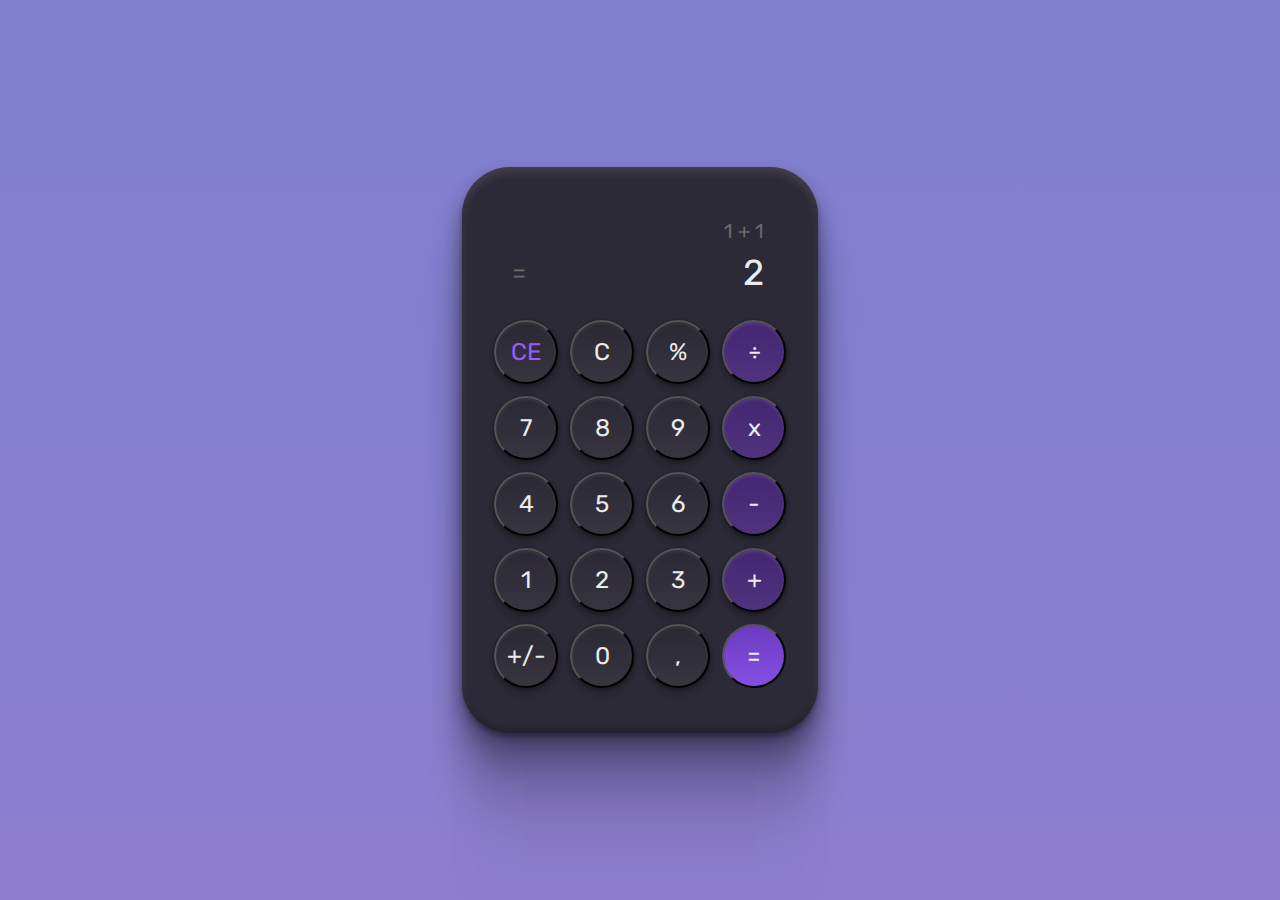
<file: desafio05/index.html>
<!DOCTYPE html>
<html lang="en">
<head>
    <meta charset="UTF-8">
    <meta http-equiv="X-UA-Compatible" content="IE=edge">
    <meta name="viewport" content="width=device-width, initial-scale=1.0">
    <link rel="preconnect" href="https://fonts.googleapis.com">
<link rel="preconnect" href="https://fonts.gstatic.com" crossorigin>
<link href="https://fonts.googleapis.com/css2?family=Inter:wght@400;500&family=Italianno&family=Montserrat:wght@500&family=Roboto:wght@400;500;700&family=Rubik&display=swap" rel="stylesheet">
    <link rel="stylesheet" href="assets/style.css">

    <title>Calculator</title>
</head>
<body>
    <main class="calculator">

        <div class="container-top-result">
            <section class="container-historic">
                <p class="historic">1 + 1</p>
            </section>
            <section class="container-input-result">
                <span>=</span>
                <p class="input-result">2</p>
            </section>
        </div>
        <section class="container-btns">
            <button class="operator ce">CE</button>
            <button class="operator">C</button>
            <button class="operator">%</button>
            <button class="arithmetic-operators">÷</button>
            <button class="number">7</button><button class="number">8</button><button class="number">9</button>
            <button class="arithmetic-operators">x</button>
            <button class="number">4</button><button class="number">5</button><button class="number">6</button>
            <button class="arithmetic-operators">-</button>
            <button class="number">1</button><button class="number">2</button><button class="number">3</button>
            <button class="arithmetic-operators">+</button>
            <button class="number">+/-</button><button class="number">0</button><button class="number">,</button>
            <button class="equal">=</button>
        </section>

    </main>
</body>
</html>
</file>
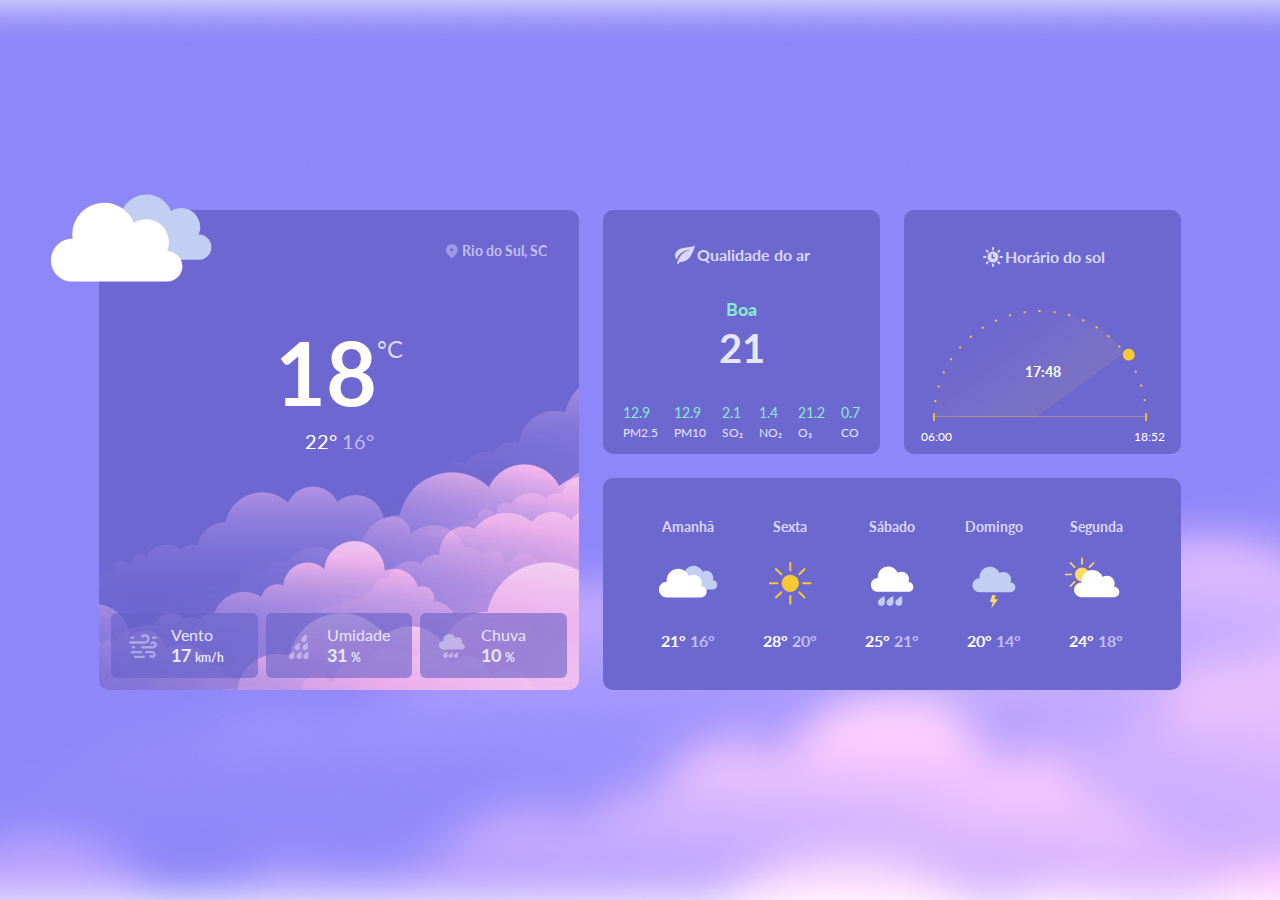
<file: desafio10/index.html>
<!DOCTYPE html>
<html lang="en">

<head>
    <meta charset="UTF-8">
    <meta http-equiv="X-UA-Compatible" content="IE=edge">
    <meta name="viewport" content="width=device-width, initial-scale=1.0">
    <link rel="preconnect" href="https://fonts.googleapis.com">
    <link rel="preconnect" href="https://fonts.gstatic.com" crossorigin>
    <link href="https://fonts.googleapis.com/css2?family=Lato:wght@400;700&display=swap" rel="stylesheet">
    <link rel="stylesheet" href="style.css">
    <title>Desafio 10 - Weather Page</title>
</head>

<body>
    <main>
        <section class="temperature-now">
            <div class="location">
                <img src="./assets/pin.svg" alt="pin - icone de posição no mapa">
                <strong>Rio do Sul, SC</strong>
            </div>
            <div class="temperature">
                <div class="temp">
                    <span class="number">18</span>
                    <span class="celsius">°C</span>
                </div>
                <div class="max-min">
                    <span>22°</span>
                    <span>16°</span>
                </div>
            </div>

            <div class="statistics">
                <div class="stats">
                    <img src="./assets/wind.svg" alt="icone ventos">
                    <div class="info">
                        <span>Vento</span>
                        <h5>17 <span>km/h</span></h5>
                    </div>
                </div>
                <div class="stats">
                    <img src="./assets/humidity.svg" alt="icone gotas referenciando humidade do ar">
                    <div class="info">
                        <span>Umidade</span>
                        <h5>31 <p>%</p>
                        </h5>
                    </div>
                </div>
                <div class="stats">
                    <img src="./assets/rain.svg" alt="icone de chuva">
                    <div class="info">
                        <span>Chuva</span>
                        <h5>10 <p>%</p>
                        </h5>
                    </div>
                </div>
            </div>
        </section>

        <section class="air-quality">
            <div class="title">
                <img src="./assets/leaf.svg" alt="icone de uma folha de arvore">
                <span>Qualidade do ar</span>
            </div>

            <p class="good">Boa</p>
            <p class="number-title">21</p>

            <div class="info">
                <div class="number">
                    <p>12.9</p>
                    <small>PM2.5</small>
                </div>
                <div class="number">
                    <p>12.9</p>
                    <small>PM10</small>
                </div>
                <div class="number">
                    <p>2.1</p>
                    <small>SO₂</small>
                </div>
                <div class="number">
                    <p>1.4</p>
                    <small>NO₂</small>
                </div>
                <div class="number">
                    <p>21.2</p>
                    <small>O₃</small>
                </div>
                <div class="number">
                    <p>0.7</p>
                    <small>CO</small>
                </div>
            </div>
        </section>

        <section class="sun-time">
            <h2 class="title">
                <img src="./assets/sun.svg" alt="icone de um sol">
                Horário do sol
            </h2>
            <div class="sun-chart-wrapper">
                <div class="sun-chart">
                    <div class="chart">
                        <img src="./assets/sun-chart.svg" alt="">
                    </div>
                    <time class="now">17:48</time>
                </div>

            </div>
            <div class="time">
                <time class="sunrise">06:00</time>
                <time class="sunset">18:52</time>
            </div>
        </section>

        <section class="week-weather">

            <div class="day">
                <h4 class="title">Amanhã</h4>
                <img src="./assets/weather.svg" alt="icone de nuvens">
                <p class="maxmin">21° <span>16°</span></p>
            </div>
            <div class="day">
                <h4 class="title">Sexta</h4>
                <img src="./assets/weather-sun.svg" alt="icone de nuvens">
                <p class="maxmin">28° <span>20°</span></p>
            </div>
            <div class="day">
                <h4 class="title">Sábado</h4>
                <img src="./assets/weather-rain.svg" alt="icone de nuvens">
                <p class="maxmin">25° <span>21°</span></p>
            </div>
            <div class="day">
                <h4 class="title">Domingo</h4>
                <img src="./assets/weather-storm.svg" alt="icone de nuvens">
                <p class="maxmin">20° <span>14°</span></p>
            </div>
            <div class="day">
                <h4 class="title">Segunda</h4>
                <img src="./assets/weather-.svg" alt="icone de nuvens">
                <p class="maxmin">24° <span>18°</span></p>
            </div>
        </section>
    </main>
</body>

</html>
</file>
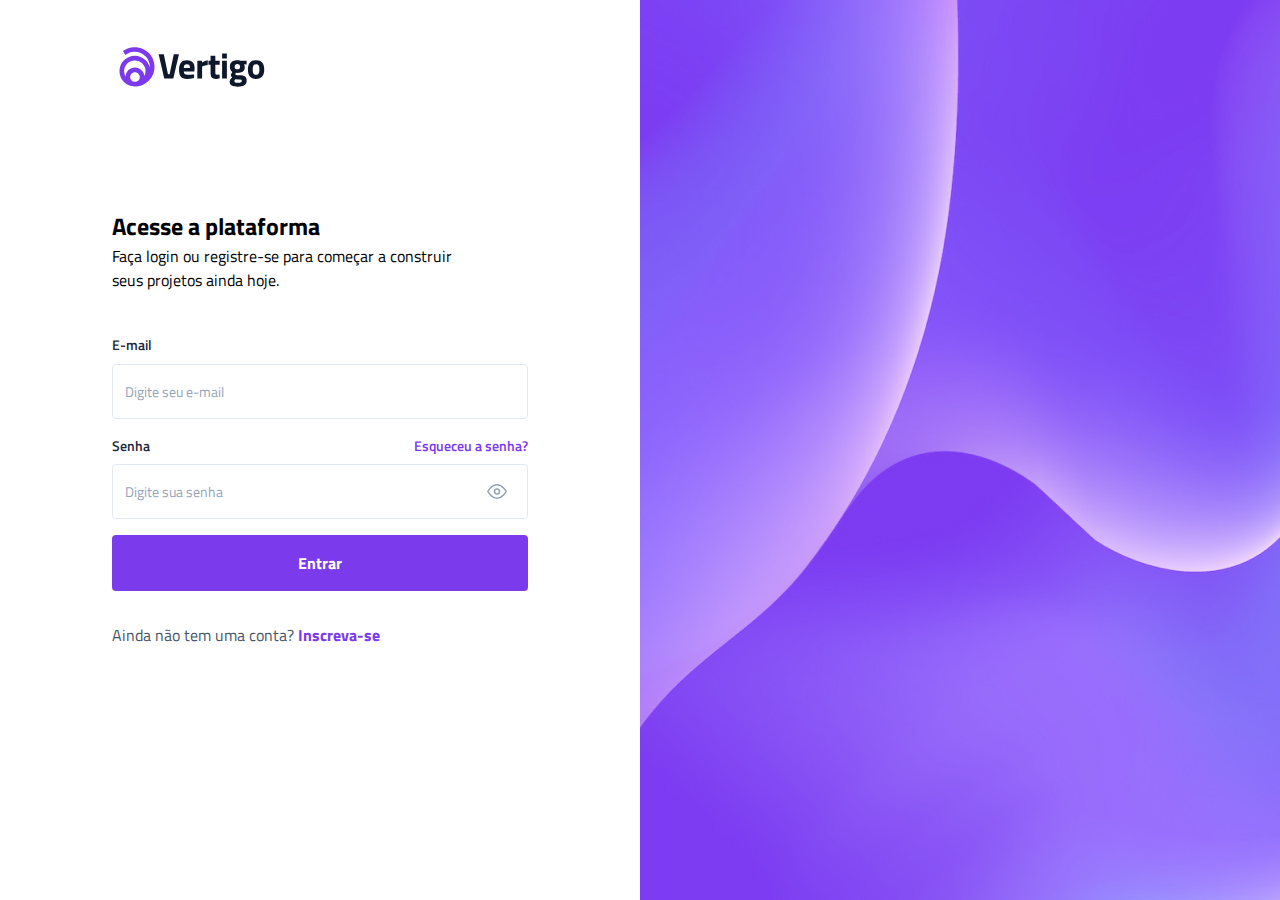
<file: desafio11/index.html>
<!DOCTYPE html>
<html lang="en">

<head>
    <meta charset="UTF-8">
    <meta http-equiv="X-UA-Compatible" content="IE=edge">
    <meta name="viewport" content="width=device-width, initial-scale=1.0">
    <link rel="preconnect" href="https://fonts.googleapis.com">
    <link rel="preconnect" href="https://fonts.gstatic.com" crossorigin>
    <link href="https://fonts.googleapis.com/css2?family=Titillium+Web:wght@400;600;700&display=swap" rel="stylesheet">
    <link rel="stylesheet" href="style.css">
    <title>Desafio 11 - Tela de login</title>
</head>

<body>
    <main id="page" class="flex">
        <section class="content-form">
            <header class="logo">
                <img src="./assets/logo.svg" alt="Logo - Vertigo">
            </header>
            <div class="content">
                <div class="content-texts">
                    <h2>Acesse a plataforma</h2>
                    <p>Faça login ou registre-se para começar a construir seus projetos ainda hoje.</p>
                </div>
                <form action="#" method="post">
                    <div class="input-wrapper">
                        <label for="email">E-mail</label>
                        <input 
                            type="email" 
                            name="email" 
                            id="email" 
                            placeholder="Digite seu e-mail" 
                            required
                        >
                    </div>

                    <div class="input-wrapper">
                        <div class="label-wrapper">
                            <label for="password">Senha</label>
                            <a href="#" target="_blank" rel="noopener noreferrer">Esqueceu a senha?</a>
                        </div>
                        <input
                            type="password"
                            name="password" id="password"
                            placeholder="Digite sua senha" 
                            required 
                            class="input-password"
                        >
                            <img
                                src="./assets/eye.svg" 
                                alt="botao com icone de um olho para mostrar senha" 
                                class="eye"  
                                onclick="showPassword()"
                            >
                            <img 
                                src="./assets/eye-off.svg" 
                                alt="botao com icone de um olho para não mostrar senha" 
                                class="eye hide"  
                                onclick="showPassword()"
                            >
                    </div>
                    
                    <button class="btn-submit" type="submit">Entrar</button>

                    <div class="create-account">
                        <span class="register">Ainda não tem uma conta? <a href="#" target="_blank" rel="noopener noreferrer">Inscreva-se</a></span>
                    </div>
                </form>
            </div>
        </section>
        <img src="./assets/background.jpg" alt="fundo cobrindo meia tela, fundo roxo com linhas onduladas">
    </main>

    <script src="script.js"></script>
</body>
</html>
</file>
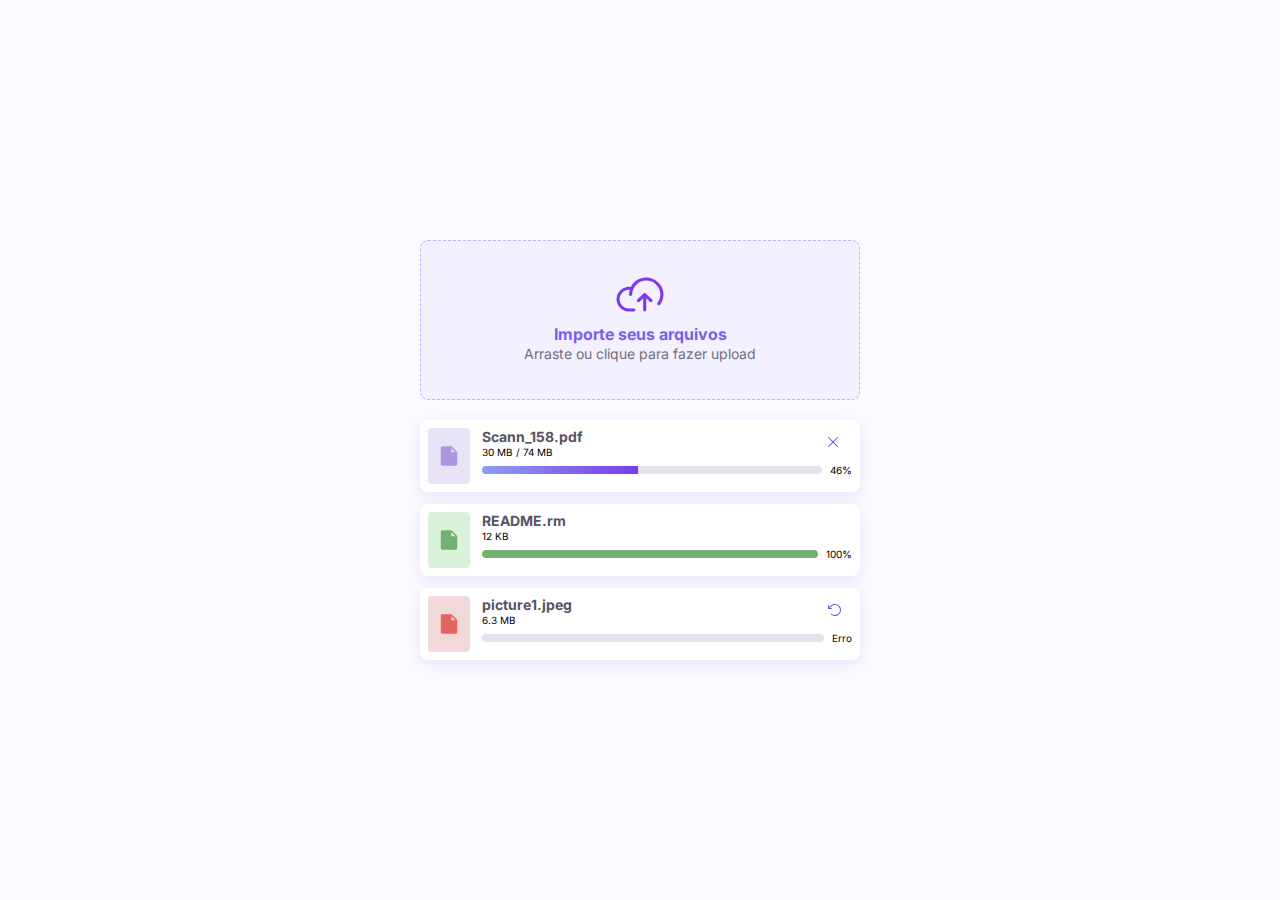
<file: desafio14/index.html>
<!DOCTYPE html>
<html lang="en">

<head>
    <meta charset="UTF-8">
    <meta http-equiv="X-UA-Compatible" content="IE=edge">
    <meta name="viewport" content="width=device-width, initial-scale=1.0">
    <link rel="preconnect" href="https://fonts.googleapis.com">
    <link rel="preconnect" href="https://fonts.gstatic.com" crossorigin>
    <link href="https://fonts.googleapis.com/css2?family=Inter:wght@400;500;600;700&display=swap" rel="stylesheet">
    <link rel="stylesheet" href="./assets/css/main.css">
    <link rel="stylesheet" href="./assets/css/file-info.css">
    <title>um componente de upload</title>
</head>

<body>
    <main id="app">
        <div id="drop_zone" ondrop="dropHandler(event);" ondragover="dragOverHandler(event);"
            onclick="document.getElementById('file-input').click()">
            <input type="file" name="file-input" id="file-input">
            <img src="./assets/img/cloudArrowUp.svg"
                alt="icone de uma nuvem com seta para cima, indicando para arrascar arquivo para aquele retangulo"
                class="cloudArrowUp">
            <label for="file-input" class="title-label">Importe seus arquivos</label>
            <label for="file-input" class="span-label">Arraste ou clique para fazer upload</label>
        </div>

        <div class="file-infos">
            <div id="file-info">
                <div class="icon-file file-uploading">
                    <img src="./assets/img/icon-file-uploading.svg" alt="icone de um arquivo, roxo indica que esta enviando ao servidor, verde com sucesso envio, vermelho indica erro">
                </div>
                <div class="infos">
                    <div class="content">
                        <div>
                            <p id="file-name">Scann_158.pdf</p>
                            <p id="file-size">30 MB / 74 MB</p>
                        </div>
                        <button class="btn-file-info close retry">
                            <img src="./assets/img/cancel.svg" alt="">
                        </button>
                    </div>
                    <div class="bar-uploading">
                        <progress value="46" max="100"></progress>
                    <span>46%</span>
                    </div>
                </div>
            </div>

            <div id="file-info">
                <div class="icon-file file-sucess">
                    <img src="./assets/img/icon-file-sucess.svg" alt="icone de um arquivo, roxo indica que esta enviando ao servidor, verde com sucesso envio, vermelho indica erro">
                </div>
                <div class="infos">
                    <div class="content">
                        <div>
                            <p id="file-name">README.rm</p>
                            <p id="file-size">12 KB</p>
                        </div>
                    </div>
                    <div class="bar-sucess">
                        <progress value="100" max="100"></progress>
                        <span>100%</span>
                    </div>
                </div>
            </div>

            <div id="file-info">
                <div class="icon-file file-error">
                    <img src="./assets/img/icon-file-error.svg" alt="icone de um arquivo, roxo indica que esta enviando ao servidor, verde com sucesso envio, vermelho indica erro">
                </div>
                <div class="infos">
                    <div class="content">
                        <div>
                            <p id="file-name">picture1.jpeg</p>
                            <p id="file-size">6.3 MB</p>
                        </div>
                        <button class="btn-file-info close retry">
                            <img src="./assets/img/retry.svg" alt="">
                        </button>
                    </div>
                    <div class="bar-error">
                        <progress value="00" max="100"></progress>
                        <span>Erro</span>
                    </div>
                </div>
            </div>
        </div>


    </main>
    <script src="./assets/js/script.js"></script>
</body>

</html>
</file>
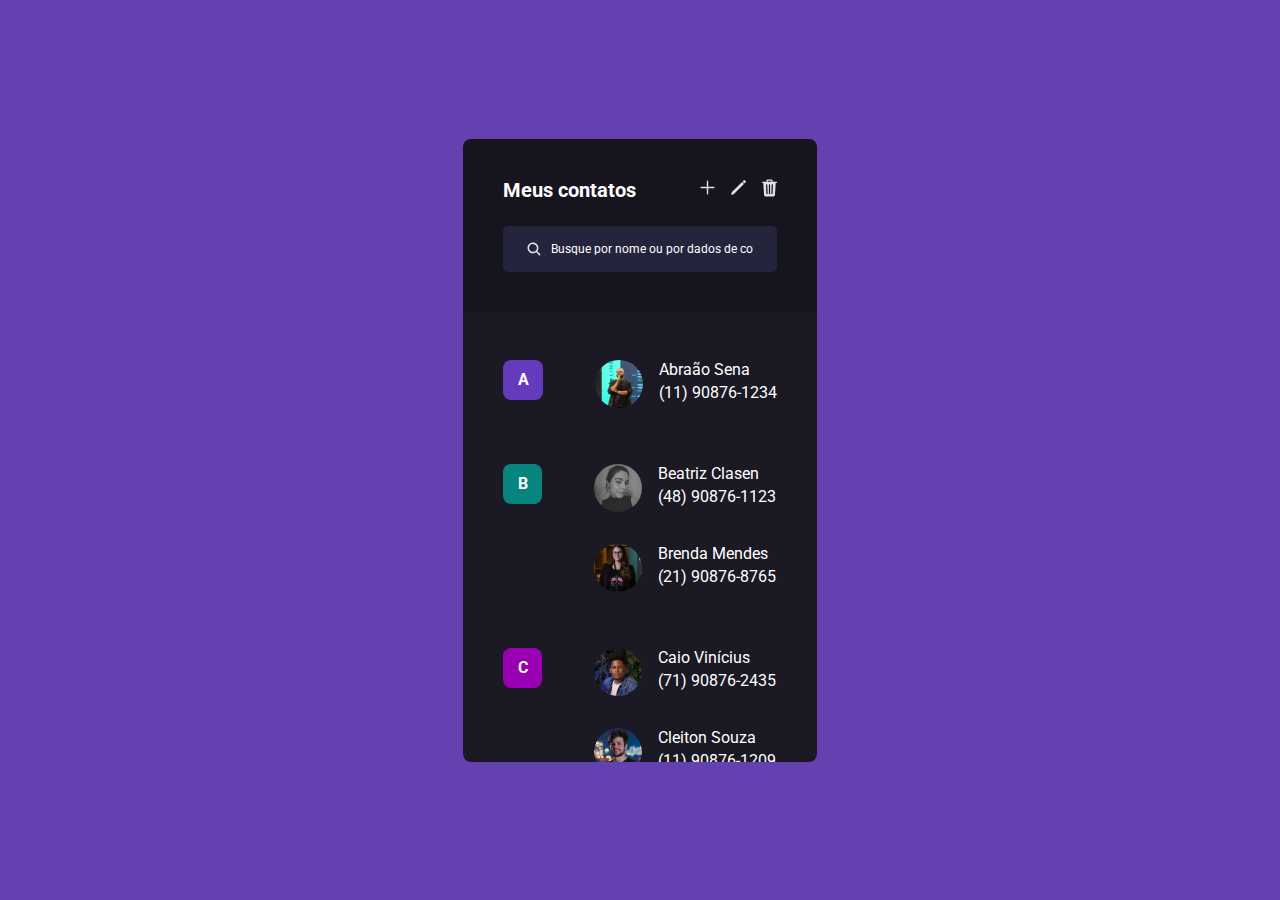
<file: desafio16/index.html>
<!DOCTYPE html>
<html lang="en">

<head>
    <meta charset="UTF-8">
    <meta http-equiv="X-UA-Compatible" content="IE=edge">
    <meta name="viewport" content="width=device-width, initial-scale=1.0">
    <link rel="preconnect" href="https://fonts.googleapis.com">
    <link rel="preconnect" href="https://fonts.gstatic.com" crossorigin>
    <link href="https://fonts.googleapis.com/css2?family=Roboto:wght@400;500;700&display=swap" rel="stylesheet">
    <link rel="stylesheet" href="./assets/css/style.css">
    <title>Desafio 16</title>
</head>

<body>
    <main id="app">
        <header>
            <div class="functions">
                <h1 class="title">Meus contatos</h1>
                <div class="btns-functions">
                    <button class="button">
                        <img src="./assets/img/add.svg" alt="Icone indicando para adicionar contato">
                    </button>
                    <button class="button">
                        <img src="./assets/img/pencil.svg" alt="Icone indicando para editar contato">
                    </button>
                    <button class="button">
                        <img src="./assets/img/trash.svg" alt="Icone indicando para apagar contato">
                    </button>
                </div>
            </div>
            <form class="search">
                <label class="sr-only" for="filter">Busque por nome ou dados de contato</label>
                <img src="./assets/img/search.svg" alt="Icone indicando para campo para pesquisar contato">
                <input id="filter" type="text" placeholder="Busque por nome ou por dados de contato...">
            </form>
        </header>
        <main>
            <section class="contact-book">
                <section class="A">
                    <div>
                        <span class="category">A</span>
                    </div>
                    <div class="group-contact">
                        <div class="contact">
                            <img src="./assets/img/profile1.jpg" alt="">
                            <div class="contact-infos">
                                <span class="contact-name">Abraão Sena</span>
                                <span class="contact-number">(11) 90876-1234</span>
                            </div>
                        </div>
                    </div>
                </section>
                <section class="B">
                    <div>
                        <span class="category">B</span>
                    </div>
                    <div class="group-contact">
                        <div class="contact">
                            <img src="./assets/img/profile2.jpg" alt="">
                            <div class="contact-infos">
                                <span class="contact-name">Beatriz Clasen</span>
                                <span class="contact-number">(48) 90876-1123</span>
                            </div>
                        </div>

                        <div class="contact">
                            <img src="./assets/img/profile3.jpg" alt="">
                            <div class="contact-infos">
                                <span class="contact-name">Brenda Mendes</span>
                                <span class="contact-number">(21) 90876-8765</span>
                            </div>
                        </div>
                    </div>
                </section>
                <section class="C">
                    <div>
                        <span class="category">C</span>
                    </div>
                    <div class="group-contact">
                        <div class="contact">
                            <img src="./assets/img/profile4.jpg" alt="">
                            <div class="contact-infos">
                                <span class="contact-name">Caio Vinícius</span>
                                <span class="contact-number">(71) 90876-2435</span>
                            </div>
                        </div>

                        <div class="contact">
                            <img src="./assets/img/profile5.jpg" alt="">
                            <div class="contact-infos">
                                <span class="contact-name">Cleiton Souza</span>
                                <span class="contact-number">(11) 90876-1209</span>
                            </div>
                        </div>
                    </div>
                </section>
                <section class="D">
                    <div>
                        <span class="category">D</span>
                    </div>
                    <div class="group-contact">
                        <div class="contact">
                            <img src="./assets/img/profile6.jpg" alt="">
                            <div class="contact-infos">
                                <span class="contact-name">Daniel Duarte</span>
                                <span class="contact-number">(82) 90876-6534</span>
                            </div>
                        </div>
                    </div>
                </section>
            </section>
        </main>
    </main>
</body>

</html>
</file>
<file: desafio05/assets/style.css>
:root {
    --background: linear-gradient(180deg, #807ECE 0%, #8E7ECE 100%);

    /*background calc*/
    --background-calc: #2D2A37;
    --box-shadow-background: 0px 4px 4px rgba(0, 0, 0, 0.25), 0px 188px 52px rgba(0, 0, 0, 0.01), 0px 120px 48px rgba(0, 0, 0, 0.04), 0px 68px 41px rgba(0, 0, 0, 0.15), 0px 30px 30px rgba(0, 0, 0, 0.26), 0px 8px 17px rgba(0, 0, 0, 0.29), inset 0px 6px 8px rgba(255, 255, 255, 0.1), inset 0px -4px 5px rgba(0, 0, 0, 0.22);

    /*text*/
    --color-text: #EBEBEB;
    --color-ce: #975DFA;
    --color-text-result: #6B6B6B;

    /* backgorund btns */
    --background-btn-numbers: linear-gradient(180deg, rgba(0, 0, 0, 0.05) 0%, rgba(255, 255, 255, 0.05) 100%), #2D2A37;
    --box-shadow-btn-numbers: 0px 11px 7px rgba(0, 0, 0, 0.01), 0px 7px 7px rgba(0, 0, 0, 0.04), 0px 4px 6px rgba(0, 0, 0, 0.1), 0px 2px 4px rgba(0, 0, 0, 0.26), 0px 0px 2px rgba(0, 0, 0, 0.29), inset 0px 2px 3px rgba(255, 255, 255, 0.06);

    /* background-btn-operators */
    --background-btn-operator: linear-gradient(180deg, rgba(0, 0, 0, 0.05) 0.01%, rgba(255, 255, 255, 0.05) 100%), #462878;
    --box-shadow-btn-operator: 0px 11px 7px rgba(0, 0, 0, 0.01), 0px 7px 7px rgba(0, 0, 0, 0.04), 0px 4px 6px rgba(0, 0, 0, 0.1), 0px 2px 4px rgba(0, 0, 0, 0.26), 0px 0px 2px rgba(0, 0, 0, 0.29), inset 0px 2px 3px rgba(255, 255, 255, 0.1);
    --background-btn-equal: linear-gradient(180deg, rgba(0, 0, 0, 0.15) 0%, rgba(255, 255, 255, 0.05) 100%), #7F45E2;

    /* font-size */
    font-size: 62.5%;
}

* {
    margin: 0;
    padding: 0;
    box-sizing: border-box;
}

body {
    height: 100vh;
    width: 100vw;
    font-size: 1.6rem;
    background: var(--background);

    display: flex;
    align-items: center;
    justify-content: center;
}

body * {
    font-family: 'Rubik', sans-serif;
}

.calculator {
    width: 35.6rem;
    height: 56.6rem;
    background: var(--background-calc);
    border-radius: 4.8rem;
    box-shadow: var(--box-shadow-background);
    padding: 5.2rem 3.2rem 3.2rem 3.2rem;
}

.container-top-result {
    padding: 0rem 2.2rem 0rem 1.8rem;
    gap: .8rem;
    margin-bottom: 2.6rem;
}

.historic {
    font-size: 2.0rem;
    color: var(--color-text-result);
    text-align: end;
    margin-bottom: .8rem;
}

.container-input-result {
    display: flex;
    justify-content: space-between;
    align-items: center;
}

.container-input-result span {
    color: var(--color-text-result);
    font-size: 2.5rem;
}

.input-result {
    color: var(--color-text);
    font-size: 3.6rem;
}


.container-btns {
    width: 99%;
    display: grid;
    grid-template-columns: 1fr 1fr 1fr 1fr;
    gap: 1.2rem;
}

.number, .operator, .arithmetic-operators, .equal{
    width: 6.4rem;
    height: 6.4rem;
    border-radius: 50%;
    font-size: 2.4rem; 
}

.ce {
    color: var(--color-ce);
    background: var(--background-btn-numbers);
    box-shadow: var(--box-shadow-btn-numbers);
}

.operator:not(.ce), .number {
    color: var(--color-text);
    background: var(--background-btn-numbers);
    box-shadow: var(--box-shadow-btn-numbers);
}

.arithmetic-operators {
    background: var(--background-btn-operator);
    color: var(--color-text);
    box-shadow: var(--box-shadow-btn-operator);
}

.equal {
    color: var(--color-text);
    background: var(--background-btn-equal);
}

.ce:hover {
    transition: .3s;
    background-color: rgba(255, 255, 255, 0.05);
}

.arithmetic-operators:hover {
    transition: .3s;
    background-color: #7e51c7
}

.equal:hover {
    transition: .3s;
    background-color: #9861f1
}

.number:hover, .operator:hover {
    transition: .3s;
    background-color: rgba(255, 255, 255, 0.05);
}
</file>
<file: desafio10/style.css>
* {
    margin: 0;
    padding: 0;
    box-sizing: border-box;
}

:root {
    font-size: 62.5%;
    font-family: 'Lato', sans-serif;
    --bg-section: #6D67D0;
}

body {
    font-size: 1.6rem;
}

main {
    background: url(./assets/Background.jpg) no-repeat center/cover;
    min-height: 100vh;
    display: grid;
    gap: 2.4rem;

    place-content: center;
    padding: 14.4rem 13.8rem;
}

section {
    background-color: var(--bg-section);
    border-radius: 1rem;
}


/* temperature-now */
.temperature-now {
    background: url(./assets/bgTemperatureNow.jpeg);
    display: grid;
    grid-template-rows: max-content 1fr max-content;
    position: relative;
}

.temperature-now::before {
    content: "";
    width: 17.6rem;
    height: 17.6rem;
    background: url(./assets/clouds.svg) no-repeat;
    position: absolute;
    top: -5.6rem;
    left: -5.6rem;
}

.location {
    justify-self: end;
    padding: 3.2rem 3.2rem 0;
    display: flex;
    align-items: center;
    gap: .4rem;
}

.location strong {
    color: #C2BFF4;
    font-size: 1.4rem;
    line-height: 1.7rem;
}

.temperature {
    display: flex;
    flex-direction: column;

    text-align: center;
    gap: .4rem;

    margin: 6rem;
}

.temperature .number {
    font-weight: 700;
    font-size: 8.8rem;
    line-height: 10.6rem;
    color: white;

    text-align: center;
    gap: .4rem;
}

.temp {
    display: flex;
    text-align: center;
    justify-content: center;
}

.temperature .celsius {
    color: #DAD8F7;
    font-size: 2.4rem;
    line-height: 2.9rem;
    margin-top: 1.5rem;
}

.temperature .max-min {
    font-size: 2rem;
    line-height: 2.4rem;
    color: white;
}

.max-min span:nth-child(2) {
    color: #C2BFF4;
}

.statistics {
    padding: 0 1.2rem 1.2rem 1.2rem;
    display: flex;
    justify-content: space-between;
    gap: .8rem;
}

.stats {
    flex: 1;
    padding: 1.2rem 1.6rem;
    gap: 1.2rem;
    background: rgba(102, 96, 200, 0.6);
    border-radius: .6rem;

    display: flex;
    align-items: center;
}

.stats .info {
    color: #e7e6fb;
}

.stats .info h5 span,
.stats .info p {
    font-size: 1.2rem;
}

.stats .info h5 {
    font-size: 1.8rem;

    display: flex;
    align-items: baseline;
    gap: 0.4rem;
}


/* Air Qual */
.air-quality {
    display: grid;
    place-items: center;
}

.air-quality .title {
    font-weight: 700;
    font-size: 1.6rem;
    line-height: 1.9rem;
    display: flex;
    align-items: center;
    justify-content: center;
    margin-top: 3.2rem;
    color: #DAD8F7;
}

.air-quality .good {
    font-weight: 700;
    font-size: 1.8rem;
    line-height: 2.2rem;
    display: flex;
    align-items: center;
    text-align: center;
    margin-top: 3.2rem;

    color: #87EBCD;
}

.air-quality .number-title {
    font-weight: 700;
    font-size: 4.0rem;
    line-height: 4.8rem;
    margin-top: .4rem;
    color: #E7E6FB;
}

.air-quality .info {
    display: flex;
    flex-direction: row;
    justify-content: center;
    align-items: center;
    padding: .0rem;
    gap: 1.6rem;

    margin-top: 3.2rem;

    padding: 0 1.6rem 1.6rem;
}

.air-quality .info .number {
    flex: 1;
}

.air-quality .info p {
    color: #87ebcd;
    font-size: 1.4rem;
}

.air-quality .info small {
    font-size: 1.2rem;
    color: #e7e6fb;
}


/* Sun time */
.sun-time .title {
    font-weight: 700;
    font-size: 1.6rem;
    line-height: 1.9rem;
    color: #DAD8F7;
    text-align: center;
    display: flex;
    justify-content: center;
    align-items: center;
    margin-top: 3.45rem;
}

.sun-chart-wrapper {
    margin-top: 4rem;
    height: 11rem;
}

.sun-chart {
    --pos-x: 80;
    margin: auto;
    width: 21.6rem;
    height: 21.6rem;
    position: relative;
}

.sun-chart::before {
    content: "";
    width: 1.2rem;
    height: 1.2rem;
    position: absolute;
    background: #F6C833;
    border-radius: 50%;

    top: 50%;
    left: 50%;
    margin: -0.6rem;

    transform: rotate(calc(1deg * (((100 - var(--pos-x)) / -100) * 180))) translate(10.6rem);
}

.chart {
    width: 21.6rem;
    height: 10.8rem;
    overflow: hidden;
}

.chart::before {
    content: "";
    width: 21rem;
    height: 21rem;

    display: block;
    border-radius: 50%;

    background: linear-gradient(180deg, rgba(251, 219, 96, 0.2) 0%, rgba(251, 219, 96, 0) 101.89%);

    --mask: linear-gradient(0deg, white 50%, transparent 0%);
    mask: var(--mask);

    -webkit-mask: var(--mask);


    rotate: calc(1.8deg * var(--pos-x));
}


.chart img {
    position: absolute;
    top: 0;
    left: -1%;
}

time.now {
    position: absolute;

    top: 25%;
    left: 50%;
    transform: translate(-50%);

    font-weight: 700;
    color: white;
    font-size: 1.4rem;
}

.time {
    font-size: 1.2rem;
    color: white;
    display: flex;
    justify-content: space-between;
    align-items: center;

    margin: 1rem auto 0;
    padding: 0 1.6rem 1.6rem;
    max-width: 27.6rem;
}

/* Week weather */
.week-weather {
    padding: 4rem;

    display: flex;
    gap: 1.2rem;
}

.day {
    flex: 1;

    display: grid;
    justify-items: center;
    gap: 1.6rem;
}

h4.title {
    font-size: 1.4rem;
    color: #DAD8F7;
}

.day .maxmin {
    font-weight: 700;
    font-size: 1.6rem;
    color: white;
}

.day .maxmin span {
    color: #C2BFF4;
}


@media (min-width: 1200px) {
    main {
        grid-template-columns: 48rem 27.7rem 27.7rem;
        grid-template-rows: 24.4rem 21.2rem;
    }

    .temperature-now {
        grid-row: 1/3;
    }

    .week-weather {
        grid-column: 2/4;
    }
}
</file>
<file: desafio11/style.css>
* {
    padding: 0;
    margin: 0;
    box-sizing: border-box;
    font-family: 'Titillium Web', sans-serif;
}

:root {
    font-size: 62.5%;
    --main-color: #7C3AED;
    --hoover: #9F67FF;
    --gray-800: #1E293B;
    --gray-600: #475569;
}

input::selection,
h2::selection,
p::selection,
::selection {
    background-color: var(--main-color);
    color: white;
}

body {
    font-size: 1.6rem;
}

a {
    text-decoration: none;
    color: var(--main-color);
    font-weight: 700;
}

a:hover {
    text-decoration: underline;
}

button {
    all: unset;
    box-sizing: border-box;
}


#page {
    height: 100vh;
}

.flex {
    display: flex;
}

#page>* {
    width: 50%;
}

img {
    width: 100%;
    object-fit: cover;
}

.logo {
    width: 16rem;
    height: 5.4rem;
}

.content-form {
    padding: 4rem 11.2rem;

}

.content {
    margin-top: 11.4rem;
}

.content-texts {
    max-width: 35rem;
}

form {
    margin-top: 4rem;
}





form .btn-submit {
    padding: 1.6rem 2.4rem;
    background: var(--main-color);
    border-radius: .4rem;
    border: none;
    margin-top: 1.6rem;

    font-weight: 700;
    font-size: 1.6rem;
    line-height: 2.4rem;

    color: #FFFFFF;
    cursor: pointer;
}

form .btn-submit:hover {
    background: var(--hoover);
}


.input-wrapper {
    position: relative;
}

.input-wrapper+.input-wrapper {
    margin-top: 1.6rem;
}

label {
    font-weight: 600;
    font-size: 1.4rem;
    line-height: 2.1rem;
    color: var(--gray-800);
}

.label-wrapper {
    display: flex;
    justify-content: space-between;
}

.label-wrapper label+a {
    font-weight: 600;
    font-size: 1.4rem;
    line-height: 2.1rem;
}

input::placeholder {
    color: #94a3b8;
}

input {
    width: 100%;

    background: #ffffff;
    border: 0.1rem solid #e2e8f0;
    border-radius: 0.4rem;

    padding: 1.6rem 1.2rem;

    margin-top: 0.8rem;

    font-size: 1.4rem;
    line-height: 2.1rem;

    color: var(--gray-800);
}

input:focus,
input:hover {
    border: 0.1rem solid var(--main-color);
    outline: 0;
}

input:disabled {
    opacity: 0.35;
}

.eye {
    width: 2rem;
    height: 2rem;

    position: absolute;
    top: 55%;
    right: 5%;
    cursor: pointer;
}

.hide {
    display: none;
}

form button {
    display: flex;

    justify-content: center;
    align-items: center;
    padding: 1.6rem 2.4rem;

    background: var(--main-color);
    border-radius: 0.4rem;

    width: 100%;

    font-weight: bold;
    color: #ffffff;

    margin-block: 3.2rem;
}

form button:focus {
    outline: 0.2rem solid black;
    border-radius: 0.2rem;
}

form button:hover {
    background: var(--hoover);
}

.create-account {
    color: var(--gray-600);
}

@media (max-width: 900px) {
    #page>* {
        width: 100%;
    }

    #page>img {
        display: none;
    }

    #page>div {
        padding: 11rem;
    }

    .content {
        max-width: 100%;
    }
}

@media (max-width: 600px) {
    #page>div {
        padding: 4rem;
    }

    .content-form {
        padding: 2rem 5.6rem;
    }
}
</file>
<file: desafio14/assets/css/main.css>
* {
    margin: 0;
    padding: 0;
    box-sizing: border-box;
    font-family: 'Inter', sans-serif;
}

:root {
    font-size: 62.5%;
    --bg-main: #FBFAFF;
    --progress-color: black;
}

button {
    all: unset;
}


body {
    height: 100vh;
    display: flex;
    justify-content: center;
    align-items: center;
    background-color: #FBFAFF;
}

#drop_zone {
    display: flex;
    flex-direction: column;
    justify-content: center;
    align-items: center;
    margin-bottom: 2rem;

    background: #F3F0FF;
    border: .1rem dashed #C1B2FA;
    border-radius: .8rem;
    width: 44.0rem;
    height: 16.0rem;
}

#drop_zone.dragover {
    background: #EBE6FF;
}

#file-input {
    display: none;
}

.cloudArrowUp {
    width: 4.8rem;
    margin-bottom: 1.2rem;
}

.title-label {
    font-weight: 700;
    font-size: 1.6rem;
    line-height: 130%;
    color: #7A5FEC;
}

.span-label {
    font-size: 1.4rem;
    line-height: 130%;
    color: #746E82;
}
</file>
<file: desafio14/assets/css/file-info.css>
.file-infos {
    display: flex;
    flex-direction: column;
    justify-content: center;
    gap: 1.2rem;
}

#file-info {
    display: flex;
    padding: .8rem;
    gap: 1.2rem;

    min-width: 44.0rem;
    min-height: 7.2rem;

    background: #FFFFFF;
    box-shadow: .0rem .4rem 1.6rem #EAE2FD;
    border-radius: .8rem;
}

.infos {
    width: 100%;
    display: flex;
    flex-direction: column;
    gap: .4rem;
}

.content {
    width: 100%;
    display: flex;
    justify-content: space-between;
}

#file-name {
    font-weight: 700;
    font-size: 1.4rem;
    line-height: 130%;
    color: #575361;
}

.file-size {
    font-weight: 500;
    font-size: 1.2rem;
    line-height: 130%;
    color: #857E95;
}

.icon-file {
    display: flex;
    justify-content: center;
    align-items: center;
    width: 48px;
    height: 56px;
}

.file-uploading {
    background-color: #E9E3F8;
    border-radius: 4px;
}
.file-sucess {
    background-color: #DAF2D9;
    border-radius: 4px;
}
.file-error {
    background-color: #F2D9D9;
    border-radius: 4px;
}

.bar-error, .bar-sucess, .bar-uploading {
    width: 100%;
    display: flex;
    align-items: center;
    gap: .8rem;

    line-height: 0;
    margin-top: .4rem;
}

.bar-uploading {
    --progress-color: linear-gradient(90deg, rgba(58, 97, 237, 0.52) 0%, #7C3AED 100%);
}

.bar-sucess {
    --progress-color: rgba(115, 177, 114, 1);
}

progress {
    flex: 1;
    -webkit-appearance: none;
    height: .8rem;
    border-radius: 999px;
    overflow: hidden;
}

progress::-webkit-progress-bar {
    background: #E3E3ED;
}

progress::-webkit-progress-value {
    background: var(--progress-color);
}
.btn-file-info {
    width: 2.4rem;
    cursor: pointer;
}
</file>
<file: desafio16/assets/css/style.css>
* {
    margin: 0;
    padding: 0;
    box-sizing: border-box;
    font-family: 'Roboto', sans-serif;
}

:root {
    font-size: 62.5%;
}

body {
    font-size: 1.6rem;

    background-color: #6441b1;
    display: flex;
    justify-content: center;
    align-items: center;

    height: 100vh;
}



button {
    all: unset;
}

#app {
    margin: 5rem;
}

/* Header */
header {
    background-color: #16151E;
    color: white;
    padding: 4rem;
    border-radius: .8rem .8rem 0 0;

    display: flex;
    flex-direction: column;
    gap: 2.4rem;
}

.functions {
    display: flex;
    justify-content: space-between;
    align-items: center;
}

.title {
    font-weight: 700;
    font-size: 2.0rem;
    line-height: 2.3rem;
}

.btns-functions {
    display: flex;
    gap: 1.6rem;
}

.button img {
    width: 1.5rem;
}

.button:hover {
    cursor: pointer;
    filter: brightness(80%);
    scale: 1.1;
    transition: .5s;
}

.search {
    display: flex;
    gap: 1rem;
    padding: 1.6rem 2.4rem;
    background: #24243D;
    border-radius: .5rem;
}

.sr-only {
    position: absolute;
    width: 1px;
    height: 1px;
    padding: 0;
    margin: -1px;
    overflow: hidden;
    clip: rect(0, 0, 0, 0);
    white-space: nowrap;
    border-width: 0;
}

.search input {
    background: transparent;
    border: none;
    width: 100%;
    color: white;

    font-size: 1.2rem;
    line-height: 1.4rem;
}

.search input::placeholder {
    color: white;
}

.search input:focus {
    outline: none;
}

.search:focus-within {
    outline: 2px white solid;
}

/* contact-book */
.contact-book {
    background-color: #1A1924;
    color: white;
    display: flex;
    flex-direction: column;
    gap: 5.6rem;
    padding: 4.8rem 4.0rem 4.0rem;
    border-radius: 0 0 .8rem .8rem;

    height: 50vh;
    overflow-y: scroll;
}

.contact-book::-webkit-scrollbar {
    width: 8px;
}

.contact-book::-webkit-scrollbar-thumb {
    background: #282843;
    border-radius: 999px;
}

.A,
.B,
.C,
.D {
    display: flex;
    gap: 5.2rem;
}

.A .category {
    background: #633BBC;
}

.B .category {
    background: #07847E;
}

.C .category {
    background: #9A00B3;
}

.D .category {
    background: #0088B3;
}

.category {
    display: flex;
    padding: 1.05rem 1.45rem;
    border-radius: .8rem;

    font-weight: 700;
    font-size: 1.6rem;
    line-height: 1.9rem;
    text-align: center;
}

.group-contact {
    display: flex;
    flex-direction: column;
    gap: 3.2rem;
}

.contact {
    display: flex;
    justify-content: flex-start;
    align-items: flex-start;
    gap: 1.6rem;
}

.contact img {
    border-radius: 999px;
}


.contact-infos {
    display: flex;
    flex-direction: column;
    justify-content: flex-start;
    align-items: flex-start;
    gap: .4rem;
}


/* media screen */
@media (max-width: 321) {
    header {
        padding: 2rem;
    }


}
</file>
